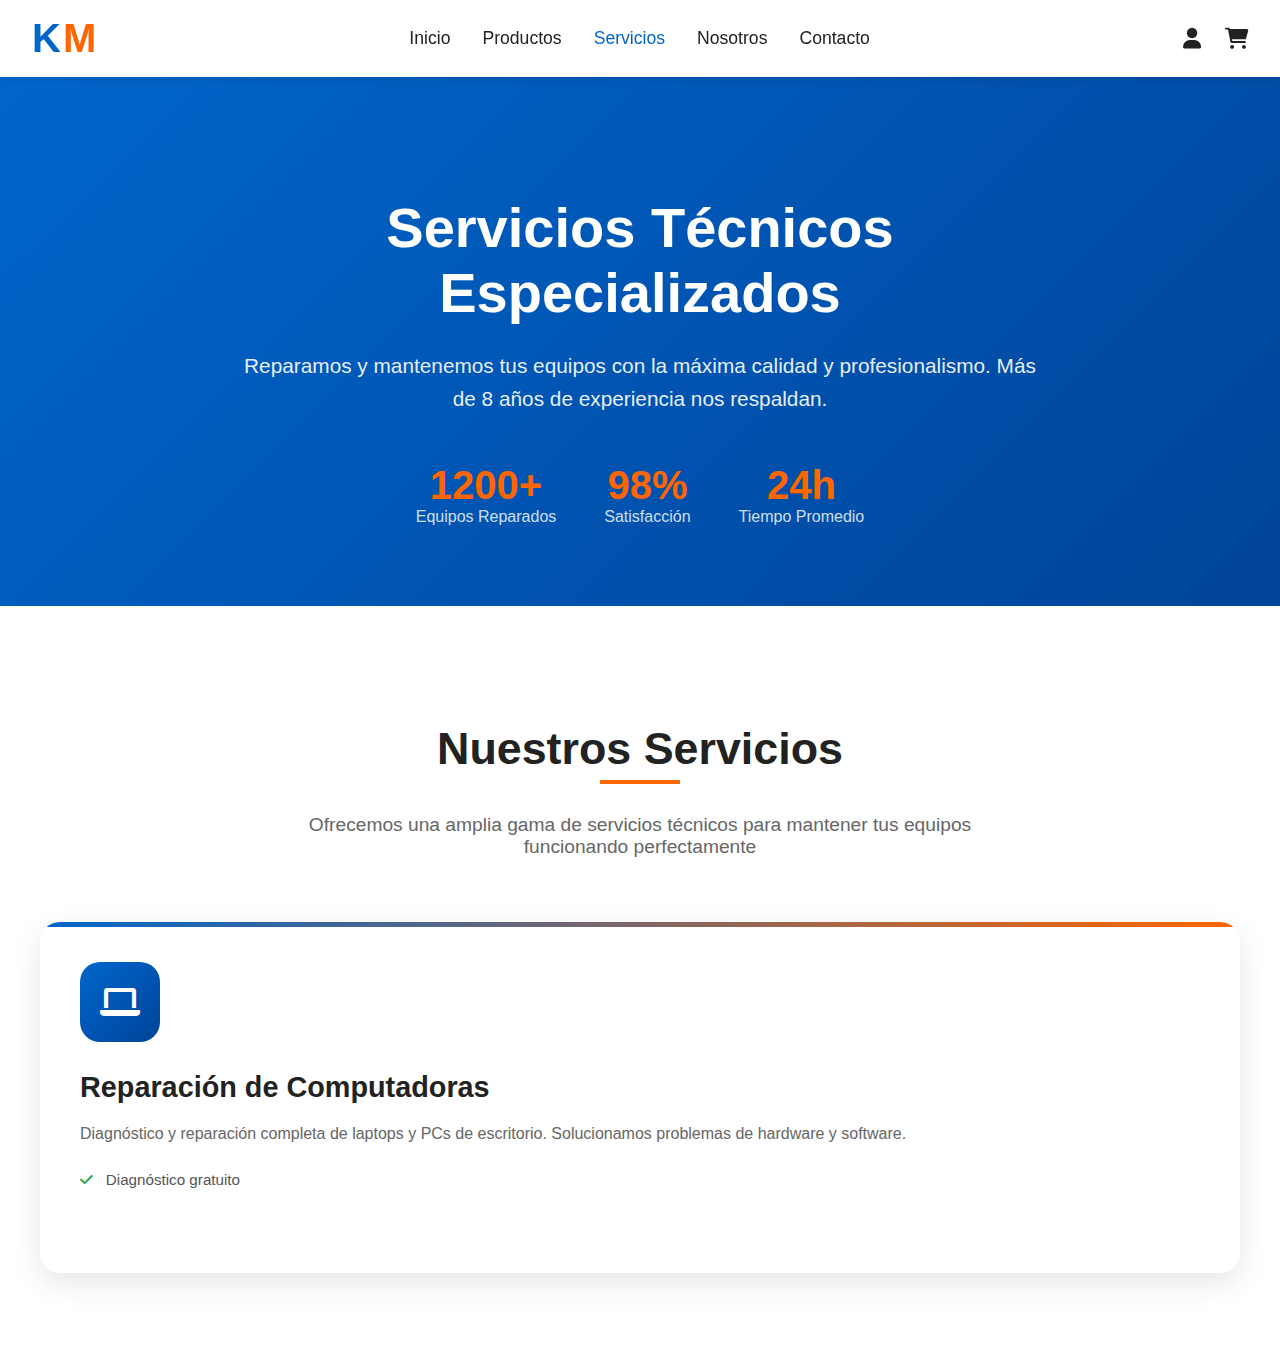
<file: servicios.html>
<!DOCTYPE html>
<html lang="es">
<head>
  <meta charset="UTF-8" />
  <meta name="viewport" content="width=device-width, initial-scale=1.0"/>
  <meta name="description" content="KM - Servicios técnicos especializados en reparación de computadoras, smartphones y equipos electrónicos">
  <title>KM | Servicios Técnicos</title>
  <link rel="icon" href="K.png" type="image/x-icon">
  <link href="https://cdn.jsdelivr.net/npm/bootstrap@5.3.6/dist/css/bootstrap.min.css" rel="stylesheet" integrity="sha384-4Q6Gf2aSP4eDXB8Miphtr37CMZZQ5oXLH2yaXMJ2w8e2ZtHTl7GptT4jmndRuHDT" crossorigin="anonymous">
  <link rel="stylesheet" href="https://cdnjs.cloudflare.com/ajax/libs/font-awesome/6.0.0/css/all.min.css">
  <style>
    :root {
      --primary-color: #0066cc;
      --secondary-color: #ff6600;
      --dark-color: #222;
      --light-color: #f8f9fa;
      --success-color: #28a745;
      --warning-color: #ffc107;
      --danger-color: #dc3545;
      --transition: all 0.3s ease;
    }
    
    body {
      font-family: 'Segoe UI', Tahoma, Geneva, Verdana, sans-serif;
      margin: 0;
      padding: 0;
      color: var(--dark-color);
      background-color: #f5f7fa;
      overflow-x: hidden;
    }
    
    /* Header & Navbar */
    .navbar {
      display: flex;
      justify-content: space-between;
      align-items: center;
      padding: 1rem 2rem;
      background-color: white;
      box-shadow: 0 2px 10px rgba(0,0,0,0.1);
      position: sticky;
      top: 0;
      z-index: 1000;
    }
    
    .logo {
      font-size: 2.5rem;
      font-weight: 700;
      color: var(--primary-color);
      text-decoration: none;
      display: flex;
      align-items: center;
    }
    
    .logo span {
      color: var(--secondary-color);
      margin-left: 2px;
    }

    .nav-links {
      display: flex;
      gap: 2rem;
    }
    
    .nav-links a {
      color: var(--dark-color);
      text-decoration: none;
      font-weight: 500;
      transition: var(--transition);
      font-size: 1.1rem;
    }
    
    .nav-links a:hover, .nav-links a.active {
      color: var(--primary-color);
    }
    
    .header-actions {
      display: flex;
      align-items: center;
      gap: 1.5rem;
    }
    
    .cart-icon, .user-icon {
      font-size: 1.3rem;
      color: var(--dark-color);
      cursor: pointer;
      transition: var(--transition);
    }
    
    .cart-icon:hover, .user-icon:hover {
      color: var(--secondary-color);
    }
    
    .menu-icon {
      display: none;
      font-size: 1.5rem;
      cursor: pointer;
      color: var(--dark-color);
    }

    /* Hero Section */
    .hero {
      background: linear-gradient(135deg, var(--primary-color) 0%, #004499 100%);
      color: white;
      padding: 5rem 2rem;
      text-align: center;
    }

    .hero-content {
      max-width: 800px;
      margin: 0 auto;
    }

    .hero h1 {
      font-size: 3.5rem;
      margin-bottom: 1.5rem;
      font-weight: 700;
      animation: fadeInUp 1s ease;
    }

    .hero p {
      font-size: 1.3rem;
      margin-bottom: 2.5rem;
      line-height: 1.6;
      opacity: 0.9;
      animation: fadeInUp 1.2s ease;
    }

    .hero-stats {
      display: flex;
      justify-content: center;
      gap: 3rem;
      margin-top: 3rem;
      animation: fadeInUp 1.4s ease;
    }

    .hero-stat {
      text-align: center;
    }

    .hero-stat-number {
      font-size: 2.5rem;
      font-weight: 700;
      color: var(--secondary-color);
      display: block;
    }

    .hero-stat-label {
      font-size: 1rem;
      opacity: 0.8;
    }

    /* Services Grid */
    .services-section {
      padding: 5rem 2rem;
      background-color: white;
    }

    .section-title {
      text-align: center;
      margin-bottom: 4rem;
    }

    .section-title h2 {
      font-size: 2.8rem;
      color: var(--dark-color);
      margin-bottom: 1rem;
      position: relative;
      display: inline-block;
    }

    .section-title h2::after {
      content: '';
      position: absolute;
      left: 50%;
      bottom: -10px;
      transform: translateX(-50%);
      width: 80px;
      height: 4px;
      background-color: var(--secondary-color);
    }

    .section-title p {
      color: #666;
      font-size: 1.2rem;
      max-width: 700px;
      margin: 1.5rem auto 0;
    }

    .services-grid {
      display: grid;
      grid-template-columns: repeat(auto-fit, minmax(350px, 1fr));
      gap: 2.5rem;
      max-width: 1200px;
      margin: 0 auto;
    }

    .service-card {
      background: white;
      border-radius: 20px;
      padding: 2.5rem;
      box-shadow: 0 10px 30px rgba(0, 0, 0, 0.1);
      transition: var(--transition);
      position: relative;
      overflow: hidden;
    }

    .service-card::before {
      content: '';
      position: absolute;
      top: 0;
      left: 0;
      width: 100%;
      height: 5px;
      background: linear-gradient(90deg, var(--primary-color), var(--secondary-color));
    }

    .service-card:hover {
      transform: translateY(-10px);
      box-shadow: 0 20px 40px rgba(0, 0, 0, 0.15);
    }

    .service-icon {
      width: 80px;
      height: 80px;
      background: linear-gradient(135deg, var(--primary-color), #004499);
      border-radius: 20px;
      display: flex;
      align-items: center;
      justify-content: center;
      margin-bottom: 1.5rem;
      color: white;
      font-size: 2rem;
    }

    .service-card h3 {
      font-size: 1.8rem;
      margin-bottom: 1rem;
      color: var(--dark-color);
      font-weight: 600;
    }

    .service-card p {
      color: #666;
      font-size: 1rem;
      line-height: 1.7;
      margin-bottom: 1.5rem;
    }

    .service-features {
      list-style: none;
      padding: 0;
      margin-bottom: 2rem;
    }

    .service-features li {
      display: flex;
      align-items: center;
      gap: 0.8rem;
      margin-bottom: 0.8rem;
      font-size: 0.95rem;
      color: #555;
    }

    .service-features i {
      color: var(--success-color);
      font-size: 0.9rem;
    }

    .service-price {
      display: flex;
      justify-content: space-between;
      align-items: center;
      margin-bottom: 1.5rem;
      padding-top: 1rem;
      border-top: 1px solid #f0f0f0;
    }

    .price-from {
      font-size: 0.9rem;
      color: #666;
    }

    .price-amount {
      font-size: 1.5rem;
      font-weight: 700;
      color: var(--primary-color);
    }

    .service-btn {
      width: 100%;
      padding: 0.8rem 1.5rem;
      background: linear-gradient(135deg, var(--primary-color), #004499);
      color: white;
      border: none;
      border-radius: 30px;
      font-weight: 500;
      cursor: pointer;
      transition: var(--transition);
      font-size: 1rem;
    }

    .service-btn:hover {
      transform: translateY(-2px);
      box-shadow: 0 10px 20px rgba(0, 102, 204, 0.3);
    }

    /* Process Section */
    .process-section {
      padding: 5rem 2rem;
      background-color: #f8f9fa;
    }

    .process-steps {
      display: grid;
      grid-template-columns: repeat(auto-fit, minmax(250px, 1fr));
      gap: 2rem;
      max-width: 1000px;
      margin: 0 auto;
    }

    .process-step {
      text-align: center;
      position: relative;
    }

    .process-step::after {
      content: '';
      position: absolute;
      top: 40px;
      right: -1rem;
      width: 2rem;
      height: 2px;
      background-color: var(--primary-color);
      opacity: 0.3;
    }

    .process-step:last-child::after {
      display: none;
    }

    .process-number {
      width: 80px;
      height: 80px;
      background: linear-gradient(135deg, var(--secondary-color), #e55a00);
      border-radius: 50%;
      display: flex;
      align-items: center;
      justify-content: center;
      margin: 0 auto 1.5rem;
      color: white;
      font-size: 1.8rem;
      font-weight: 700;
    }

    .process-step h3 {
      font-size: 1.5rem;
      margin-bottom: 1rem;
      color: var(--dark-color);
    }

    .process-step p {
      color: #666;
      line-height: 1.6;
    }

    /* Testimonials Section */
    .testimonials-section {
      padding: 5rem 2rem;
      background-color: white;
    }

    .testimonials-grid {
      display: grid;
      grid-template-columns: repeat(auto-fit, minmax(300px, 1fr));
      gap: 2rem;
      max-width: 1000px;
      margin: 0 auto;
    }

    .testimonial-card {
      background: white;
      padding: 2rem;
      border-radius: 15px;
      box-shadow: 0 5px 20px rgba(0, 0, 0, 0.1);
      position: relative;
    }

    .testimonial-card::before {
      content: '"';
      font-size: 4rem;
      color: var(--primary-color);
      opacity: 0.2;
      position: absolute;
      top: 1rem;
      left: 1.5rem;
      font-family: serif;
    }

    .testimonial-text {
      font-style: italic;
      color: #555;
      line-height: 1.6;
      margin-bottom: 1.5rem;
      position: relative;
      z-index: 1;
    }

    .testimonial-author {
      display: flex;
      align-items: center;
      gap: 1rem;
    }

    .author-avatar {
      width: 50px;
      height: 50px;
      background: linear-gradient(135deg, var(--primary-color), var(--secondary-color));
      border-radius: 50%;
      display: flex;
      align-items: center;
      justify-content: center;
      color: white;
      font-weight: 600;
    }

    .author-info h4 {
      margin: 0;
      font-size: 1.1rem;
      color: var(--dark-color);
    }

    .author-info p {
      margin: 0;
      font-size: 0.9rem;
      color: #666;
    }

    .stars {
      color: var(--warning-color);
      margin-top: 0.5rem;
    }

    /* Contact CTA Section */
    .contact-cta {
      padding: 5rem 2rem;
      background: linear-gradient(135deg, var(--dark-color) 0%, #333 100%);
      color: white;
      text-align: center;
    }

    .cta-content {
      max-width: 600px;
      margin: 0 auto;
    }

    .cta-content h2 {
      font-size: 2.5rem;
      margin-bottom: 1rem;
    }

    .cta-content p {
      font-size: 1.2rem;
      margin-bottom: 2rem;
      opacity: 0.9;
    }

    .cta-buttons {
      display: flex;
      gap: 1rem;
      justify-content: center;
      flex-wrap: wrap;
    }

    .btn-cta-primary {
      padding: 1rem 2rem;
      background-color: var(--secondary-color);
      color: white;
      border: none;
      border-radius: 30px;
      font-weight: 600;
      cursor: pointer;
      transition: var(--transition);
      text-decoration: none;
      display: inline-flex;
      align-items: center;
      gap: 0.5rem;
    }

    .btn-cta-secondary {
      padding: 1rem 2rem;
      background-color: transparent;
      color: white;
      border: 2px solid white;
      border-radius: 30px;
      font-weight: 600;
      cursor: pointer;
      transition: var(--transition);
      text-decoration: none;
      display: inline-flex;
      align-items: center;
      gap: 0.5rem;
    }

    .btn-cta-primary:hover {
      background-color: #e55a00;
      transform: translateY(-3px);
      box-shadow: 0 10px 20px rgba(255, 102, 0, 0.3);
      color: white;
    }

    .btn-cta-secondary:hover {
      background-color: white;
      color: var(--dark-color);
    }

    /* Footer */
    .footer {
      background-color: var(--dark-color);
      color: white;
      padding: 4rem 2rem 2rem;
    }
    
    .footer-content {
      display: flex;
      flex-wrap: wrap;
      justify-content: space-between;
      gap: 2rem;
      max-width: 1200px;
      margin: 0 auto;
    }
    
    .footer-logo {
      flex: 1;
      min-width: 300px;
    }
    
    .footer-logo h2 {
      font-size: 2.3rem;
      margin-bottom: 1rem;
      color: white;
    }
    
    .footer-logo h2 span {
      color: var(--secondary-color);
    }
    
    .footer-logo p {
      color: rgba(255, 255, 255, 0.7);
      line-height: 1.6;
      margin-bottom: 1.5rem;
    }
    
    .footer-links {
      flex: 1;
      min-width: 200px;
    }
    
    .footer-links h3 {
      font-size: 1.3rem;
      margin-bottom: 1.5rem;
      position: relative;
      display: inline-block;
    }
    
    .footer-links h3::after {
      content: '';
      position: absolute;
      left: 0;
      bottom: -10px;
      width: 40px;
      height: 3px;
      background-color: var(--secondary-color);
    }
    
    .footer-links ul {
      list-style: none;
      padding: 0;
      margin: 0;
    }
    
    .footer-links li {
      margin-bottom: 0.7rem;
    }
    
    .footer-links a {
      color: rgba(255, 255, 255, 0.7);
      text-decoration: none;
      transition: var(--transition);
      display: inline-block;
    }
    
    .footer-links a:hover {
      color: white;
      transform: translateX(5px);
    }
    
    .footer-contact {
      flex: 1;
      min-width: 300px;
    }
    
    .footer-contact p {
      display: flex;
      align-items: center;
      gap: 0.8rem;
      margin-bottom: 1rem;
      color: rgba(255, 255, 255, 0.7);
    }
    
    .footer-contact i {
      color: var(--secondary-color);
    }
    
    .footer-social {
      display: flex;
      gap: 1rem;
      margin-top: 1.5rem;
    }
    
    .footer-social a {
      display: flex;
      align-items: center;
      justify-content: center;
      width: 40px;
      height: 40px;
      background-color: rgba(255, 255, 255, 0.1);
      border-radius: 50%;
      color: white;
      transition: var(--transition);
    }
    
    .footer-social a:hover {
      background-color: var(--secondary-color);
      transform: translateY(-5px);
    }
    
    .footer-bottom {
      text-align: center;
      padding-top: 2rem;
      margin-top: 3rem;
      border-top: 1px solid rgba(255, 255, 255, 0.1);
      color: rgba(255, 255, 255, 0.5);
      font-size: 0.9rem;
    }

    /* Side Menu */
    .side-menu {
      position: fixed;
      top: 0;
      right: -350px;
      width: 350px;
      height: 100vh;
      background-color: white;
      box-shadow: -5px 0 15px rgba(0, 0, 0, 0.1);
      z-index: 1001;
      transition: var(--transition);
      padding: 2rem;
      overflow-y: auto;
    }
    
    .side-menu.active {
      right: 0;
    }

    .menu-overlay {
      position: fixed;
      top: 0;
      left: 0;
      width: 100%;
      height: 100%;
      background-color: rgba(0, 0, 0, 0.5);
      z-index: 1000;
      opacity: 0;
      visibility: hidden;
      transition: var(--transition);
    }

    .menu-overlay.active {
      opacity: 1;
      visibility: visible;
    }
    
    .menu-header {
      display: flex;
      justify-content: space-between;
      align-items: center;
      margin-bottom: 2rem;
      padding-bottom: 1rem;
      border-bottom: 2px solid #f0f0f0;
    }

    .menu-title {
      font-size: 1.5rem;
      font-weight: 700;
      color: var(--primary-color);
    }
    
    .close-btn {
      font-size: 1.5rem;
      cursor: pointer;
      color: var(--dark-color);
      transition: var(--transition);
      background: none;
      border: none;
      padding: 0.5rem;
      border-radius: 50%;
    }
    
    .close-btn:hover {
      color: var(--secondary-color);
      background-color: #f0f0f0;
    }
    
    .menu-links {
      display: flex;
      flex-direction: column;
      gap: 0.5rem;
      margin-bottom: 2rem;
    }
    
    .menu-links a {
      color: var(--dark-color);
      text-decoration: none;
      font-size: 1rem;
      font-weight: 500;
      transition: var(--transition);
      display: flex;
      align-items: center;
      gap: 1rem;
      padding: 0.8rem 1rem;
      border-radius: 10px;
      border-left: 4px solid transparent;
    }
    
    .menu-links a:hover {
      color: var(--primary-color);
      background-color: rgba(0, 102, 204, 0.05);
      border-left-color: var(--primary-color);
      transform: translateX(5px);
    }

    .menu-links a.active {
      color: var(--primary-color);
      background-color: rgba(0, 102, 204, 0.1);
      border-left-color: var(--primary-color);
    }

    .menu-links i {
      width: 20px;
      text-align: center;
    }
    
    .contact-info {
      margin-bottom: 2rem;
      padding: 1.5rem;
      background-color: #f8f9fa;
      border-radius: 10px;
    }
    
    .contact-info p {
      margin: 0.5rem 0;
      display: flex;
      align-items: center;
      gap: 0.8rem;
      color: #555;
      font-size: 0.9rem;
    }
    
    .contact-info i {
      color: var(--primary-color);
      width: 16px;
      text-align: center;
    }
    
    .contact-button {
      margin-bottom: 2rem;
    }

    .contact-button button {
      width: 100%;
      padding: 0.8rem;
      background-color: var(--primary-color);
      color: white;
      border: none;
      border-radius: 25px;
      cursor: pointer;
      transition: var(--transition);
      font-weight: 500;
      font-size: 0.9rem;
    }
    
    .contact-button button:hover {
      background-color: #0052a3;
      transform: translateY(-2px);
      box-shadow: 0 5px 15px rgba(0, 102, 204, 0.3);
    }

    .login-section {
      margin-bottom: 2rem;
    }

    .login-btn {
      display: block;
      width: 100%;
      padding: 0.8rem;
      background-color: var(--secondary-color);
      color: white;
      text-decoration: none;
      text-align: center;
      border-radius: 25px;
      font-weight: 500;
      transition: var(--transition);
    }

    .login-btn:hover {
      background-color: #e55a00;
      color: white;
      transform: translateY(-2px);
      box-shadow: 0 5px 15px rgba(255, 102, 0, 0.3);
    }
    
    .social-links {
      display: flex;
      justify-content: center;
      gap: 1rem;
      margin-top: 1rem;
    }
    
    .social-links a {
      display: flex;
      align-items: center;
      justify-content: center;
      width: 40px;
      height: 40px;
      background-color: #f0f0f0;
      border-radius: 50%;
      color: var(--dark-color);
      font-size: 1.2rem;
      transition: var(--transition);
    }
    
    .social-links a:hover {
      background-color: var(--primary-color);
      color: white;
      transform: translateY(-3px);
    }
    
    /* Animations */
    @keyframes fadeInUp {
      from {
        opacity: 0;
        transform: translateY(20px);
      }
      to {
        opacity: 1;
        transform: translateY(0);
      }
    }

    /* Responsive */
    @media (max-width: 992px) {
      .nav-links {
        display: none;
      }
      
      .menu-icon {
        display: block;
      }
      
      .hero h1 {
        font-size: 2.8rem;
      }

      .hero-stats {
        gap: 2rem;
      }

      .services-grid {
        grid-template-columns: 1fr;
      }

      .process-steps {
        grid-template-columns: 1fr;
      }

      .process-step::after {
        display: none;
      }

      .side-menu {
        width: 300px;
        right: -300px;
      }
    }
    
    @media (max-width: 768px) {
      .hero {
        padding: 3rem 1rem;
      }
      
      .hero h1 {
        font-size: 2.3rem;
      }
      
      .hero p {
        font-size: 1.1rem;
      }

      .hero-stats {
        flex-direction: column;
        gap: 1.5rem;
      }

      .services-section,
      .process-section,
      .testimonials-section,
      .contact-cta {
        padding: 3rem 1rem;
      }

      .section-title h2 {
        font-size: 2.2rem;
      }

      .services-grid {
        grid-template-columns: 1fr;
        gap: 2rem;
      }

      .service-card {
        padding: 2rem;
      }

      .cta-buttons {
        flex-direction: column;
        align-items: center;
      }

      .side-menu {
        width: 280px;
        right: -280px;
        padding: 1.5rem;
      }
    }
    
    @media (max-width: 576px) {
      .navbar {
        padding: 1rem;
      }
      
      .logo {
        font-size: 2rem;
      }
      
      .hero h1 {
        font-size: 2rem;
      }
      
      .hero p {
        font-size: 1rem;
      }

      .section-title h2 {
        font-size: 1.8rem;
      }

      .service-card {
        padding: 1.5rem;
      }

      .cta-content h2 {
        font-size: 2rem;
      }
    }
  </style>
</head>
<body>
  <!-- Header -->
  <header class="navbar">
    <a href="index.html" class="logo">K<span>M</span></a>
    
    <div class="nav-links">
      <a href="index.html">Inicio</a>
      <a href="tienda.php">Productos</a>
      <a href="servicios.html" class="active">Servicios</a>
      <a href="#">Nosotros</a>
      <a href="#">Contacto</a>
    </div>
    
    <div class="header-actions">
      <div class="user-icon">
        <i class="fas fa-user"></i>
      </div>
      <div class="cart-icon">
        <i class="fas fa-shopping-cart"></i>
      </div>
      <div class="menu-icon" onclick="toggleMenu()">
        <i class="fas fa-bars"></i>
      </div>
    </div>
  </header>

  <!-- Hero Section -->
  <section class="hero">
    <div class="hero-content">
      <h1>Servicios Técnicos Especializados</h1>
      <p>Reparamos y mantenemos tus equipos con la máxima calidad y profesionalismo. Más de 8 años de experiencia nos respaldan.</p>
      
      <div class="hero-stats">
        <div class="hero-stat">
          <span class="hero-stat-number">1200+</span>
          <span class="hero-stat-label">Equipos Reparados</span>
        </div>
        <div class="hero-stat">
          <span class="hero-stat-number">98%</span>
          <span class="hero-stat-label">Satisfacción</span>
        </div>
        <div class="hero-stat">
          <span class="hero-stat-number">24h</span>
          <span class="hero-stat-label">Tiempo Promedio</span>
        </div>
      </div>
    </div>
  </section>

  <!-- Services Section -->
  <section class="services-section">
    <div class="section-title">
      <h2>Nuestros Servicios</h2>
      <p>Ofrecemos una amplia gama de servicios técnicos para mantener tus equipos funcionando perfectamente</p>
    </div>
    
    <div class="services-grid">
      <!-- Computer Repair Service -->
      <div class="service-card">
        <div class="service-icon">
          <i class="fas fa-laptop"></i>
        </div>
        <h3>Reparación de Computadoras</h3>
        <p>Diagnóstico y reparación completa de laptops y PCs de escritorio. Solucionamos problemas de hardware y software.</p>
        <ul class="service-features">
          <li><i class="fas fa-check"></i> Diagnóstico gratuito</li>
          <li><i class="fas fa-
</file>
